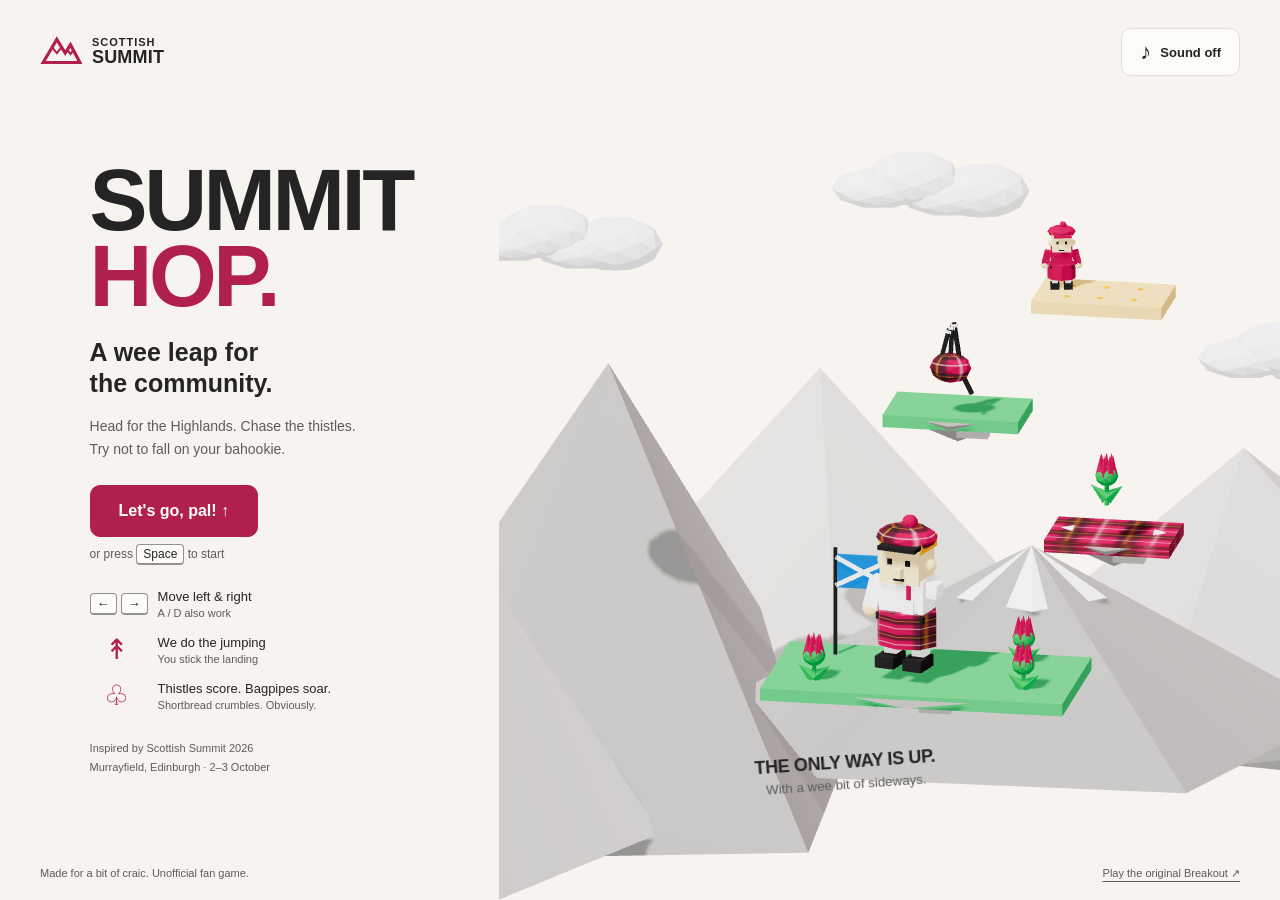
<file: summit/index.html>
<!doctype html>
<html lang="en">
<head>
  <meta charset="utf-8">
  <meta name="viewport" content="width=device-width, initial-scale=1, viewport-fit=cover">
  <meta name="theme-color" content="#f7f4ef">
  <meta name="description" content="A wee leap for the community. An original 3D Scottish Summit arcade game with thistles, tartan and bagpipe boosts.">
  <title>Summit Hop · Scottish Summit</title>
  <script>
    (() => {
      const param = new URLSearchParams(window.location.search).get("scoutTheme");
      const theme = param === "light" || param === "dark" ? param :
        (window.matchMedia("(prefers-color-scheme: dark)").matches ? "dark" : "light");
      document.documentElement.setAttribute("data-theme", theme);
    })();
  </script>
  <link rel="stylesheet" href="./style.css">
  <script defer src="./vendor/three.min.js"></script>
  <script type="module" src="./game.mjs"></script>
</head>
<body>
  <!-- THESIS: A playable Highland diorama, not a conference landing page.
  OWN-WORLD: Clawpilot rose, chalk, charcoal and grassy game pieces; solid controls and bold compact type.
  STORY: Meet a wee kilted climber, learn two controls, chase the Scottish Summit.
  FIRST VIEWPORT: Intro at left, a generous 3D landscape at right, sound always within reach.
  FORM: Brief-pinned 3D arcade cabinet; the landscape takes over when play begins. -->
  <main id="app" data-state="ready">
    <canvas id="world" tabindex="0" aria-label="Summit Hop 3D game. Move with left and right arrows or A and D. You jump automatically. Press P to pause."></canvas>
    <header class="topbar">
      <a class="brand" href="https://scottishsummit.com/" target="_blank" rel="noopener noreferrer" aria-label="Visit Scottish Summit website">
        <svg viewBox="0 0 40 40" aria-hidden="true"><path d="M3 30 16 8l8 13 5-8 9 17H3Z" fill="none" stroke="currentColor" stroke-width="3"/><path d="m12 16 4 5 4-5M26 18l3 4 3-4" fill="none" stroke="currentColor" stroke-width="2"/></svg>
        <span>SCOTTISH<strong>SUMMIT</strong></span>
      </a>
      <div class="toolbar">
        <button id="pause" class="icon-button" aria-label="Pause game" hidden>Ⅱ</button>
        <button id="sound" aria-pressed="false" title="Enable original music and sound effects"><span aria-hidden="true">♪</span> <span id="sound-label">Sound off</span></button>
      </div>
    </header>

    <section id="hud" class="hud" aria-label="Current run" hidden>
      <div><span class="stat-label">ALTITUDE</span><strong><span id="height">0</span><small> m</small></strong></div>
      <div><span class="stat-label">SCORE</span><strong id="score">0</strong></div>
      <div class="best-stat"><span class="stat-label">PERSONAL BEST</span><strong id="best">0</strong></div>
    </section>
    <div id="zone" class="zone" hidden>Murrayfield base camp</div>
    <div id="toast" class="toast" role="status"></div>

    <section id="intro" class="intro">
      <h1>SUMMIT<br><span>HOP.</span></h1>
      <p class="lead">A wee leap for<br>the community.</p>
      <p class="description">Head for the Highlands. Chase the thistles.<br>Try not to fall on your bahookie.</p>
      <button id="start" class="primary" disabled>Preparing the Highlands…</button>
      <p class="keyboard-hint">or press <kbd>Space</kbd> to start</p>
      <div class="instructions">
        <div><span class="key-pair"><kbd>←</kbd><kbd>→</kbd></span><span>Move left &amp; right <small>A / D also work</small></span></div>
        <div><span class="instruction-icon" aria-hidden="true">↟</span><span>We do the jumping <small>You stick the landing</small></span></div>
        <div><span class="instruction-icon" aria-hidden="true">♧</span><span>Thistles score. Bagpipes soar. <small>Shortbread crumbles. Obviously.</small></span></div>
      </div>
      <p class="event-note">Inspired by Scottish Summit 2026<br>Murrayfield, Edinburgh · 2–3 October</p>
    </section>

    <div class="scene-caption" id="scene-caption"><span>THE ONLY WAY IS UP.</span><small>With a wee bit of sideways.</small></div>
    <section id="dialog" class="dialog" role="dialog" aria-modal="true" aria-labelledby="dialog-title" hidden>
      <div class="dialog-inner">
        <h2 id="dialog-title">Taking a breather?</h2>
        <p id="dialog-description"></p>
        <div id="results" class="results" hidden><div><span>ALTITUDE</span><strong id="final-height"></strong></div><div><span>SCORE</span><strong id="final-score"></strong></div></div>
        <button id="resume" class="primary">Back to the climb</button>
        <button id="restart" class="secondary">Start a fresh climb</button>
      </div>
    </section>
    <section id="error" class="error" role="alert" hidden><h2>The Highlands couldn't load.</h2><p id="error-detail">Please reload in a browser with WebGL enabled.</p><button onclick="location.reload()">Try again</button></section>
    <nav id="touch-controls" class="touch-controls" aria-label="Touch game controls" hidden>
      <button id="left" aria-label="Move left">←</button><span>HOLD TO STEER</span><button id="right" aria-label="Move right">→</button>
    </nav>
    <footer><span>Made for a bit of craic. Unofficial fan game.</span><a href="../">Play the original Breakout ↗</a></footer>
  </main>
  <noscript><p>This game needs JavaScript. Please enable it and reload.</p></noscript>
</body>
</html>
</file>
<file: summit/style.css>
:root {
  color-scheme: light;
  --cp-bg: #f7f4ef;
  --cp-bg-elevated: #fcfbf8;
  --cp-surface: #ffffff;
  --cp-surface-soft: #f5f5f5;
  --cp-border: #dedede;
  --cp-border-strong: #919191;
  --cp-text: #242424;
  --cp-text-muted: #5c5c5c;
  --cp-text-soft: #6f6f6f;
  --cp-accent: #b11f4b;
  --cp-accent-hover: #9a1a41;
  --cp-accent-soft: rgba(177, 31, 75, 0.08);
  --cp-accent-fg: #ffffff;
  --cp-success: #16a34a;
  --cp-danger: #dc2626;
  --cp-warning: #f59e0b;
  --cp-link: #0078d4;
  --cp-shadow: 0 18px 48px rgba(0, 0, 0, 0.12);
  --cp-overlay: rgba(255, 255, 255, 0.8);
  --cp-panel: rgba(255, 255, 255, 0.86);
  --cp-panel-strong: rgba(255, 255, 255, 0.96);
  --cp-sheen: rgba(255, 255, 255, 0.55);
  --cp-highlight: rgba(177, 31, 75, 0.12);
}
html[data-theme="dark"] {
  color-scheme: dark;
  --cp-bg: #3d3b3a;
  --cp-bg-elevated: #343231;
  --cp-surface: #292929;
  --cp-surface-soft: #2e2e2e;
  --cp-border: #474747;
  --cp-border-strong: #5f5f5f;
  --cp-text: #dedede;
  --cp-text-muted: #919191;
  --cp-text-soft: #b0b0b0;
  --cp-accent: #fd8ea1;
  --cp-accent-hover: #fb7b91;
  --cp-accent-fg: #1a1a1a;
  --cp-accent-soft: rgba(253, 142, 161, 0.14);
  --cp-success: #4ade80;
  --cp-danger: #f87171;
  --cp-warning: #fbbf24;
  --cp-link: #4da6ff;
  --cp-shadow: 0 18px 48px rgba(0, 0, 0, 0.32);
  --cp-overlay: rgba(41, 41, 41, 0.88);
  --cp-panel: rgba(41, 41, 41, 0.72);
  --cp-panel-strong: rgba(41, 41, 41, 0.96);
  --cp-sheen: rgba(255, 255, 255, 0.04);
  --cp-highlight: rgba(253, 142, 161, 0.12);
}
* { box-sizing: border-box; }
[hidden] { display: none !important; }
body { margin: 0; color: var(--cp-text); background: var(--cp-bg); font-family: "Segoe UI", Aptos, Calibri, -apple-system, BlinkMacSystemFont, sans-serif; }
button, a { -webkit-tap-highlight-color: var(--cp-highlight); }
button { font: inherit; font-weight: 650; color: var(--cp-text); border: 1px solid var(--cp-border); background: var(--cp-bg-elevated); border-radius: 10px; padding: 12px 18px; min-height: 48px; cursor: pointer; transition: background .16s, transform .16s; }
button:hover { background: var(--cp-surface-soft); transform: translateY(-1px); }
button:active { transform: translateY(1px); }
button:disabled { cursor: wait; opacity: .6; }
button:focus-visible, a:focus-visible, canvas:focus-visible { outline: 3px solid var(--cp-accent); outline-offset: 5px; }
a { color: inherit; text-underline-offset: 4px; }
#app { position: relative; min-height: 760px; height: 100svh; overflow: hidden; }
#world { position: absolute; inset: 0; width: 100%; height: 100%; touch-action: none; }
.topbar { position: absolute; inset: 0 0 auto; display: flex; align-items: center; justify-content: space-between; padding: 28px 40px; z-index: 5; pointer-events: none; }
.topbar > * { pointer-events: auto; }
.brand { display: flex; align-items: center; gap: 10px; text-decoration: none; font-size: 11px; font-weight: 650; letter-spacing: .09em; line-height: 1.1; }
.brand strong { display: block; font-size: 18px; letter-spacing: .01em; }
.brand svg { width: 42px; height: 42px; color: var(--cp-accent); }
.toolbar { display: flex; gap: 8px; }
#sound { display: flex; gap: 9px; align-items: center; font-size: 13px; }
#sound > span:first-child { font-size: 22px; line-height: 1; }
#sound[aria-pressed="true"] { color: var(--cp-accent); border-color: var(--cp-accent); }
.intro { position: absolute; left: 7%; top: 18%; width: 360px; }
h1 { margin: 0 0 20px; font-size: clamp(64px, 6.8vw, 100px); line-height: .87; font-weight: 900; letter-spacing: -.04em; }
h1 span { color: var(--cp-accent); }
.lead { font-size: 25px; font-weight: 600; line-height: 1.23; margin: 24px 0 16px; }
.description { color: var(--cp-text-muted); font-size: 14px; line-height: 1.65; margin-bottom: 24px; }
.primary { color: var(--cp-accent-fg); background: var(--cp-accent); border-color: var(--cp-accent); padding: 16px 28px; font-size: 16px; }
.primary:hover { background: var(--cp-accent-hover); }
.keyboard-hint { color: var(--cp-text-muted); font-size: 12px; margin: 10px 0 28px; }
kbd { font: inherit; border: 1px solid var(--cp-border-strong); border-bottom-width: 2px; padding: 2px 6px; border-radius: 4px; color: var(--cp-text); background: var(--cp-bg-elevated); }
.instructions { display: grid; gap: 16px; font-size: 13px; }
.instructions > div { display: flex; gap: 14px; align-items: center; }
.key-pair { display: flex; gap: 4px; }
.key-pair, .instruction-icon { width: 54px; flex-shrink: 0; text-align: center; }
.instruction-icon { font-size: 28px; line-height: 1; color: var(--cp-accent); }
.instructions small { display: block; color: var(--cp-text-muted); font-size: 11px; margin-top: 3px; }
.event-note { font-size: 11px; line-height: 1.7; margin-top: 28px; color: var(--cp-text-muted); }
.scene-caption { position: absolute; bottom: 12%; left: 59%; text-align: center; transform: rotate(-4deg); pointer-events: none; }
.scene-caption span { font-size: 18px; font-weight: 850; letter-spacing: -.02em; }
.scene-caption small { display: block; margin-top: 4px; color: var(--cp-text-muted); }
footer { position: absolute; bottom: 20px; left: 40px; right: 40px; display: flex; justify-content: space-between; font-size: 11px; color: var(--cp-text-muted); gap: 20px; }
.hud { position: absolute; top: 20px; left: 50%; transform: translateX(-50%); display: flex; gap: 36px; padding: 12px 20px; border-radius: 10px; background: var(--cp-panel-strong); pointer-events: none; }
.stat-label { display: block; font-size: 10px; font-weight: 700; letter-spacing: .1em; color: var(--cp-text-muted); }
.hud strong { font-size: 28px; font-variant-numeric: tabular-nums; }
.hud small { font-size: 14px; font-weight: 500; }
.zone { position: absolute; top: 105px; left: 50%; transform: translateX(-50%); font-size: 12px; background: var(--cp-bg-elevated); border: 1px solid var(--cp-border); padding: 8px 16px; border-radius: 10px; text-align: center; }
.toast { position: absolute; left: 50%; bottom: 22%; transform: translateX(-50%); padding: 10px 16px; border-radius: 10px; font-size: 14px; font-weight: 650; background: var(--cp-bg-elevated); color: var(--cp-accent); pointer-events: none; max-width: 90%; text-align: center; }
.toast:empty { display: none; }
.dialog { position: absolute; inset: 100px 0 0; display: grid; place-items: center; background: var(--cp-overlay); z-index: 4; }
.dialog-inner { text-align: center; width: min(440px, 90%); padding: 32px; background: var(--cp-bg-elevated); border: 1px solid var(--cp-border); border-radius: 16px; }
h2 { font-size: 36px; line-height: 1.1; letter-spacing: -.03em; margin: 0 0 16px; }
.dialog p { color: var(--cp-text-muted); line-height: 1.6; }
.dialog button { width: 100%; margin-top: 12px; }
.secondary { background: var(--cp-bg); }
.results { display: flex; justify-content: center; gap: 40px; padding: 20px 0; }
.results span { display: block; font-size: 10px; color: var(--cp-text-muted); }
.results strong { display: block; font-size: 30px; }
.error { position: absolute; inset: 20%; background: var(--cp-bg-elevated); padding: 32px; border: 1px solid var(--cp-danger); border-radius: 16px; z-index: 10; height: fit-content; }
.touch-controls { position: absolute; bottom: 64px; left: 24px; right: 24px; display: flex; align-items: center; justify-content: space-between; pointer-events: none; }
.touch-controls button { width: 76px; height: 60px; font-size: 28px; pointer-events: auto; touch-action: none; user-select: none; }
.touch-controls span { font-size: 10px; font-weight: 600; color: var(--cp-text-muted); }
@media (hover: hover) and (pointer: fine) { .touch-controls { display: none; } }
@media (max-height: 820px) and (min-width: 761px) {
  #app { min-height: 650px; }
  .intro { top: 16%; }
  h1 { font-size: 76px; margin-bottom: 12px; }
  .lead { font-size: 22px; margin: 16px 0 12px; }
  .instructions { gap: 10px; }
  .event-note { margin-top: 16px; }
}
@media (max-width: 760px) {
  #app { min-height: 780px; }
  .topbar { padding: 20px; }
  .brand { font-size: 9px; gap: 6px; }
  .brand strong { font-size: 15px; }
  .brand svg { width: 34px; }
  #sound { min-height: 44px; padding: 10px 12px; }
  .intro { left: 24px; right: 24px; top: 112px; width: auto; }
  h1 { font-size: 64px; }
  .lead { font-size: 19px; margin: 20px 0 12px; }
  .description { max-width: 190px; font-size: 12px; margin-bottom: 20px; }
  .description br { display: none; }
  .primary { padding: 15px 22px; }
  .instructions { margin-top: 32px; gap: 14px; }
  .event-note { margin-top: 22px; }
  .scene-caption { display: none; }
  footer { left: 24px; right: 24px; bottom: 18px; font-size: 10px; flex-wrap: wrap; gap: 8px; }
  .hud { top: 82px; gap: 30px; width: max-content; max-width: calc(100% - 32px); justify-content: center; }
  .hud strong { font-size: 24px; }
  .zone { top: 158px; white-space: nowrap; }
  #app[data-state="playing"], #app[data-state="paused"], #app[data-state="over"] { min-height: 560px; }
  #app:not([data-state="ready"]) footer > span { display: none; }
  .dialog { inset: 80px 0 0; }
  .dialog-inner { padding: 24px; }
  .error { inset: 130px 20px auto; }
}
@media (prefers-reduced-motion: reduce) { button { transition: none; } }
</file>
